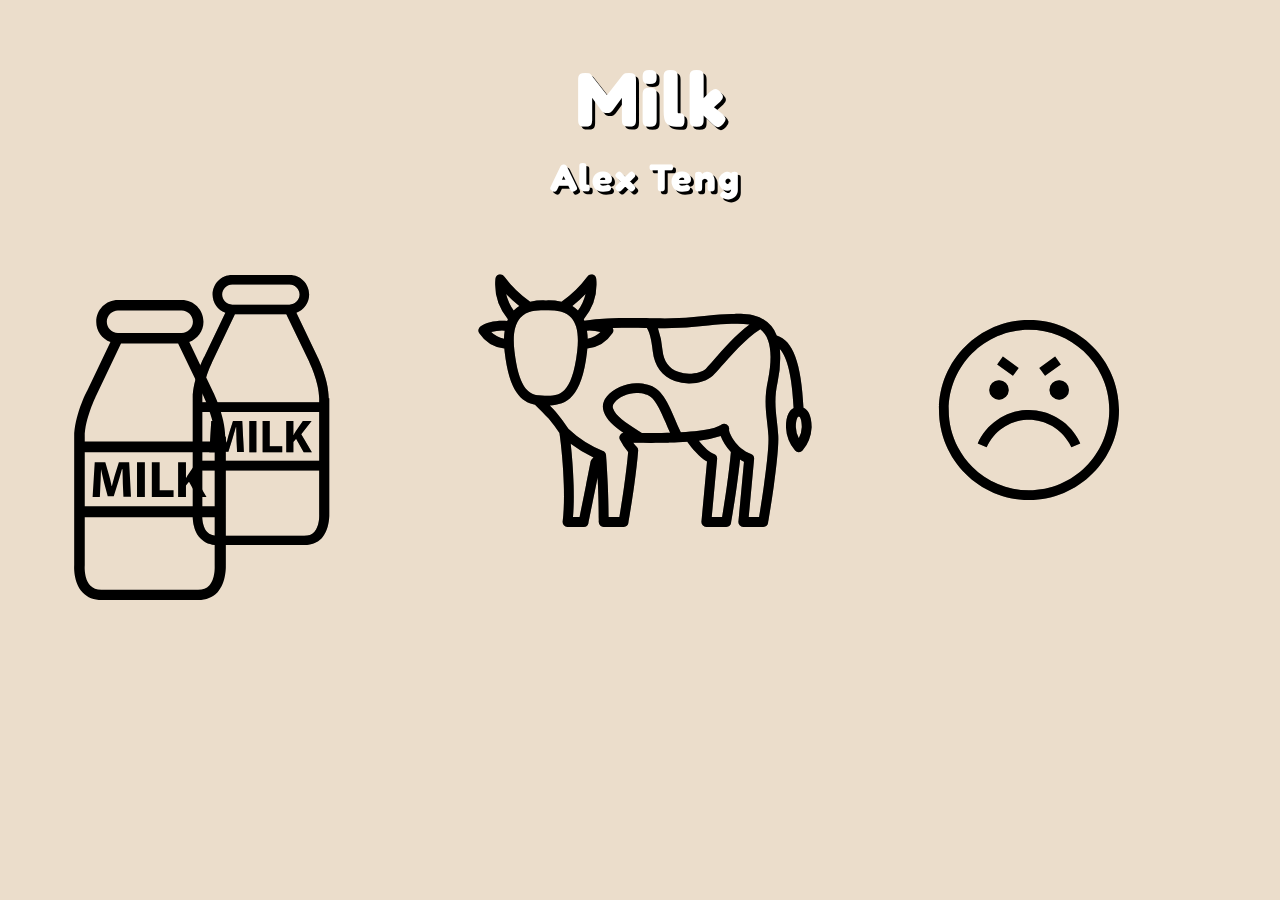
<file: index.html>
<!DOCTYPE html>
<html>
<head>
  <title> final project </title>
    <style>
      @import url('https://fonts.googleapis.com/css?family=Fredoka+One&display=swap');


      a{
        text-decoration: none;
      }

      body {
        top: 0;
        margin: 0;
        padding: 0;
        height: 100vh;
        max-width: 80%;
        display: flex;
        background-color: #EBDDCB;
        background-size: cover;
        background-repeat: no-repeat;
        opacity: 1;

      }


      #words {
        left: 45vw;
        position: fixed;
        text-align: center;
        font-family: 'Fredoka One', cursive;
        font-size: 6vw;
        font-style: bold;
        letter-spacing: 2px;
        color: white;
        text-shadow: 3px 3px black;
      }
      #smaller {
        position: fixed;
        left: 43vw;
        top: 10vh;
        text-align: center;
        font-family: 'Fredoka One', cursive;
        font-size: 3vw;
        font-style: bold;
        letter-spacing: 2px;
        color: white;
        text-shadow: 3px 3px black;
      }


      #new{
        animation-duration: 5s;
        animation-timing-function: linear;
        animation-fill-mode: forwards;
      }


      #milk {
        margin: 5px;
        position: fixed;
        height: 30%;
        width: 30%;
        top: 30%;
        left: 5%;
      }
      #cow {
        margin: 5px;
        position: fixed;
        height: 40%;
        width: 40%;
        top: 25%;
        left: 30%;

      }
      #angry {
        margin: 5px;
        position: fixed;
        height: 20%;
        width: 20%;
        top: 35%;
        left: 70%;
      }
      #milk2 {
        z-index: -1;
        margin: 5px;
        position: fixed;
        height: 30%;
        width: 30%;
        top: 30%;
        left: 5%;
        opacity: 0.4;
      }
      #cow2 {
        z-index: -1;
        margin: 5px;
        position: fixed;
        height: 40%;
        width: 40%;
        top: 25%;
        left: 30%;
        opacity: 0.4;
      }
      #angry2 {
        z-index: -1;
        margin: 5px;
        position: fixed;
        height: 20%;
        width: 20%;
        top: 35%;
        left: 70%;
        opacity: 0.4;
      }

      #milk:hover{
        top: 29%;
        left: 4%;
      }
      #cow:hover{
        top: 23%;
        left: 30%;
      }
      #angry:hover{
        top: 34%;
        left: 71%;
      }






    </style>
  </head>

    <svg>
      <use href="milk.svg">
      <use href="cow.svg">
      <use href="mad.svg">
    </svg>

    <h1 id="words">
      Milk
    </h1>
    <h5 id="smaller">
      Alex Teng
    </h5>


    <div id="new">
      <a href="webGLMilk/index.html">
      <img id="milk" src="milk.svg"></a>
      <img id="milk2" src="milk.svg">
      <a href="JavascriptMilk/index.html">
      <img id="cow" src="cow.svg"></a>
      <img id="cow2" src="cow.svg">
      <a href="HTMLCanvasMilk/index.html">
      <img id="angry" src="mad.svg"></a>
      <img id="angry2" src="mad.svg">
    </div>


</html>
</file>
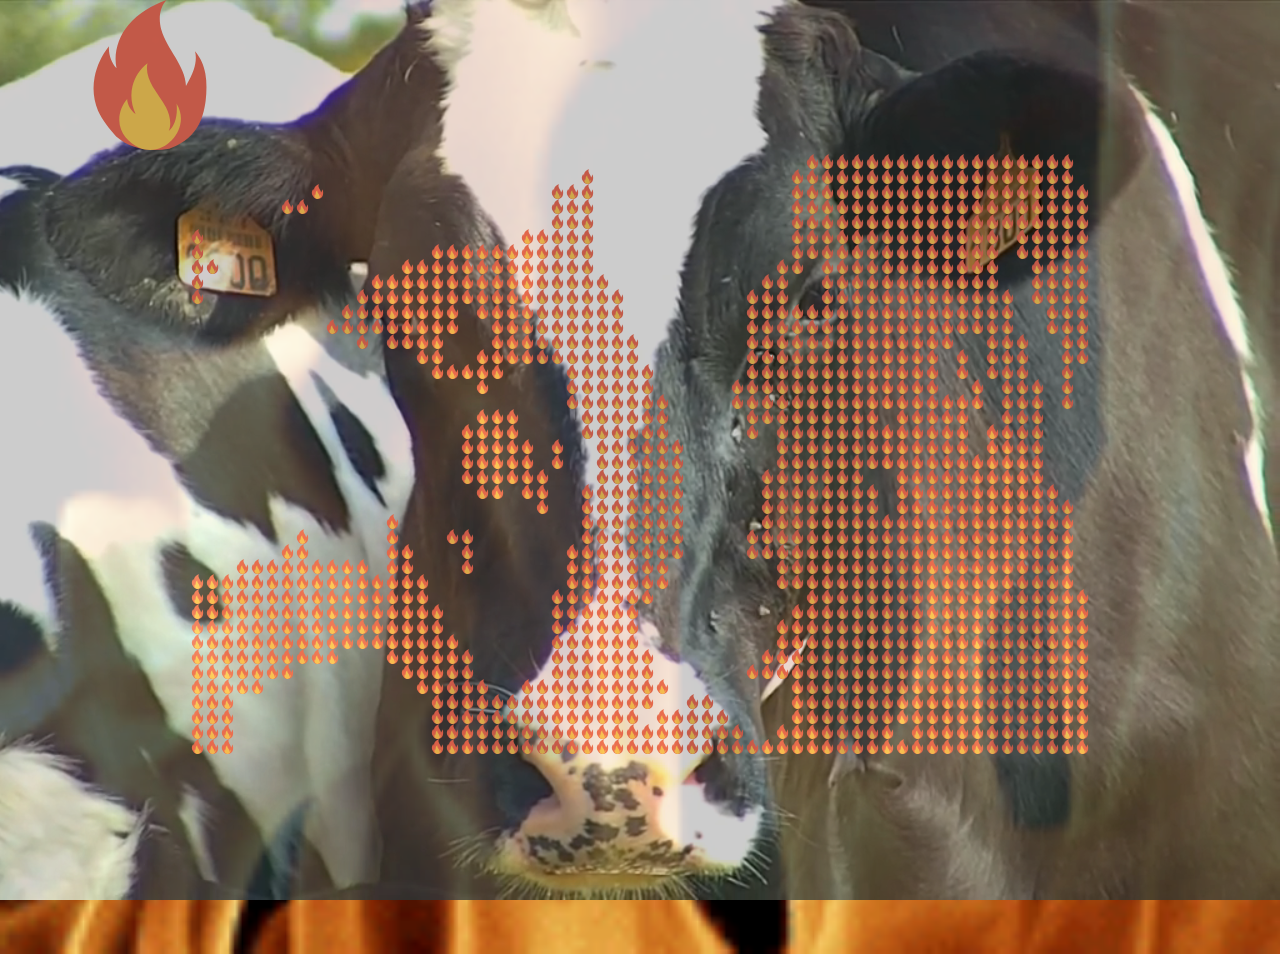
<file: HTMLCanvasMilk/index.html>
<!DOCTYPE html>

<html>
  <head>
    <meta charset="utf-8">
    <title>Video Pixel Processing: SVG</title>
    <link rel="stylesheet" href="styles.css">
  </head>

  <body>
    <div>
    <img id="firefire" src="firebackground.jpg"></img>
    <video id="background" src="cowcloseup.mp4" type="video/mp4" autoplay muted loop>
      </video>
    </div>



    <svg>
      <use href="fire.svg">
    </svg>
    <div style="display: none">
      <video muted autoplay loop playsinline src="cowcloseup.mp4"></video>
    <canvas width="600" height="400"></canvas>
    </div>


   <p></p>


    <script>
      const canvas = document.querySelector('canvas');
      const context = canvas.getContext('2d', {alpha: false});

      let width;
      let height;


      let pxScale = window.devicePixelRatio;

      const video = document.querySelector('video');

      const formGrid = document.querySelector('p');

      for (let i = 0; i < (60 * 40); i++) {
       let element = document.createElement('img');
       element.src = "fire.svg";
       formGrid.appendChild(element);
     }

     let fires = document.querySelectorAll('img');

      function setup() {

        video.play();

        width = canvas.width;
        height = canvas.height;

        canvas.style.width = width + 'px';
        canvas.style.height = height + 'px';

        canvas.width = width * pxScale;
        canvas.height = height * pxScale;

        context.scale(pxScale, pxScale);
      }

      let imgScale = 10;

      function draw() {
        // draw video image, scaled down by a factor of imgScale * pxScale
        context.drawImage(video, 0, 0, 600 / (imgScale * pxScale), 400 / (imgScale * pxScale));

        // access video image data
        let imageData = context.getImageData(0, 0, width / imgScale, height / imgScale);
        let data = imageData.data;

        // clear original video
        context.clearRect(0, 0, width, height);

        // iterate over every row and column of video image
        for (let y = 0; y < imageData.height; y++) {
          for (let x = 0; x < imageData.width; x++) {
            let index = (x + y * imageData.width) * 4; // index position of every pixel

            let r = data[index + 0]; // red
            let g = data[index + 1]; // green
            let b = data[index + 2]; // blue
            let a = data[index + 3]; // alpha

            let gridIndex = index / 4;

            if ((r + g + b) / 3 < 120) {
              fires[gridIndex].style.opacity = '1';
            } else {
              fires[gridIndex].style.opacity = '0';
            }
          }
        }
        requestAnimationFrame(draw);
      }

      window.addEventListener('load', () => {
        setup();
        draw();
      });


    </script>
  </body>
</html>
</file>
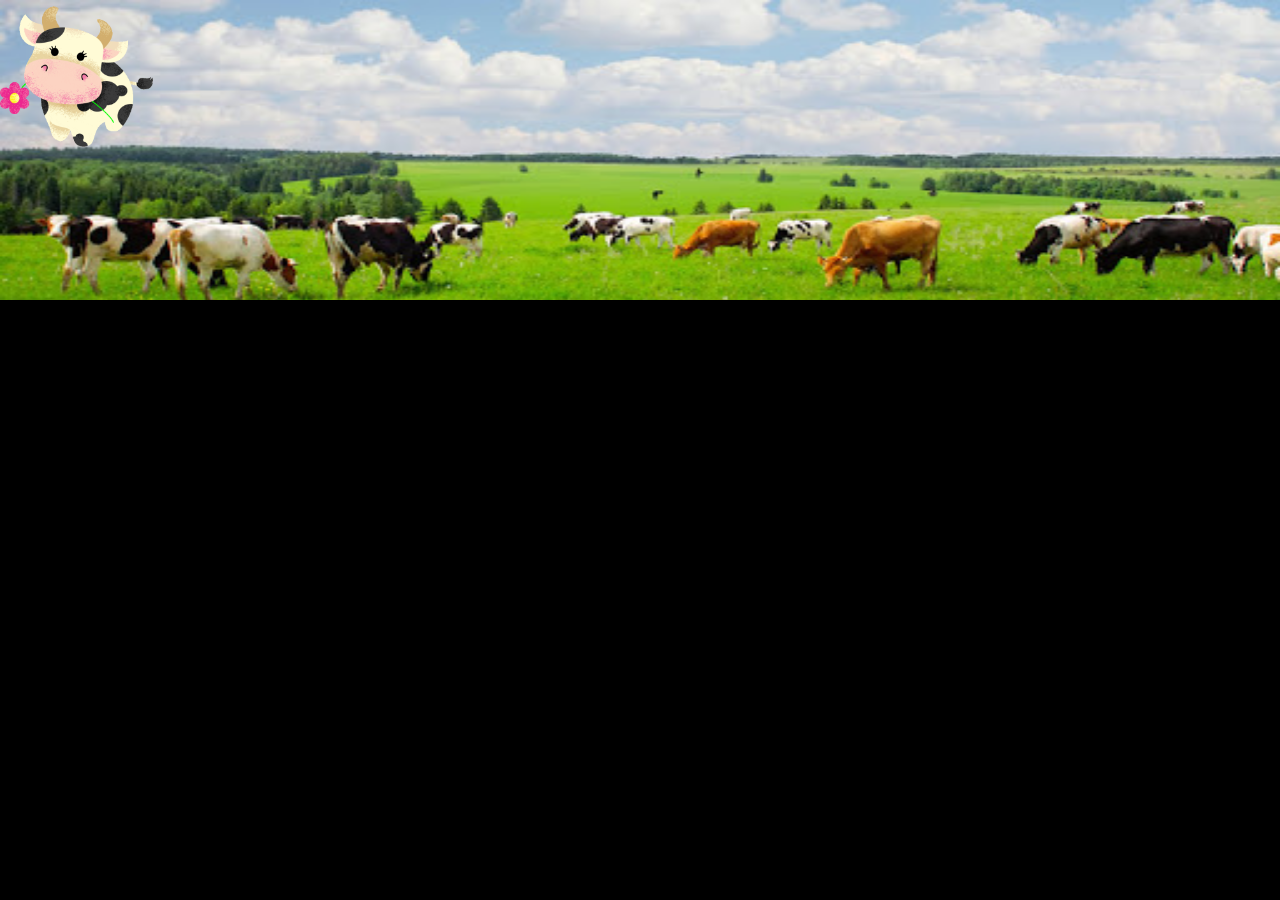
<file: JavascriptMilk/index.html>
<!DOCTYPE html>

<html>
  <head>
    <meta charset="utf-8">
    <title>Dynamic Grid: Transparency</title>
    <link rel="stylesheet" href="style.css">
  </head>

  <body>
    <div id="context">
      <div id="square" class="square"></div>
      <div id="square2" class="square"></div>
      <div id="square" class="square"></div>
    </div>

    <div id="context1">
      <div id="row1" class="art"></div>
      <div id="row2" class="art"></div>
      <div id="row3" class="art"></div>
    </div>

    <img id="lastrow" src="media/milkliquid.gif">

    <div id="third">
    <div id="second" class="drop"></div>
    <div id="first" class="wave"></div>
    </div>

    <img id="movecow" src="media/movecow.gif">
    <img id="haircow" src="media/onehaircow.gif">
    <img id="haircow2" src="media/onehaircow.gif">
    <img id="haircow3" src="media/onehaircow.gif">
    <img id="haircow4" src="media/onehaircow.gif">
    <img id="haircow5" src="media/onehaircow.gif">


    <script src="javascript/script.js"></script>
    <script src="javascript/move.js"></script>
  </body>
</html>
</file>
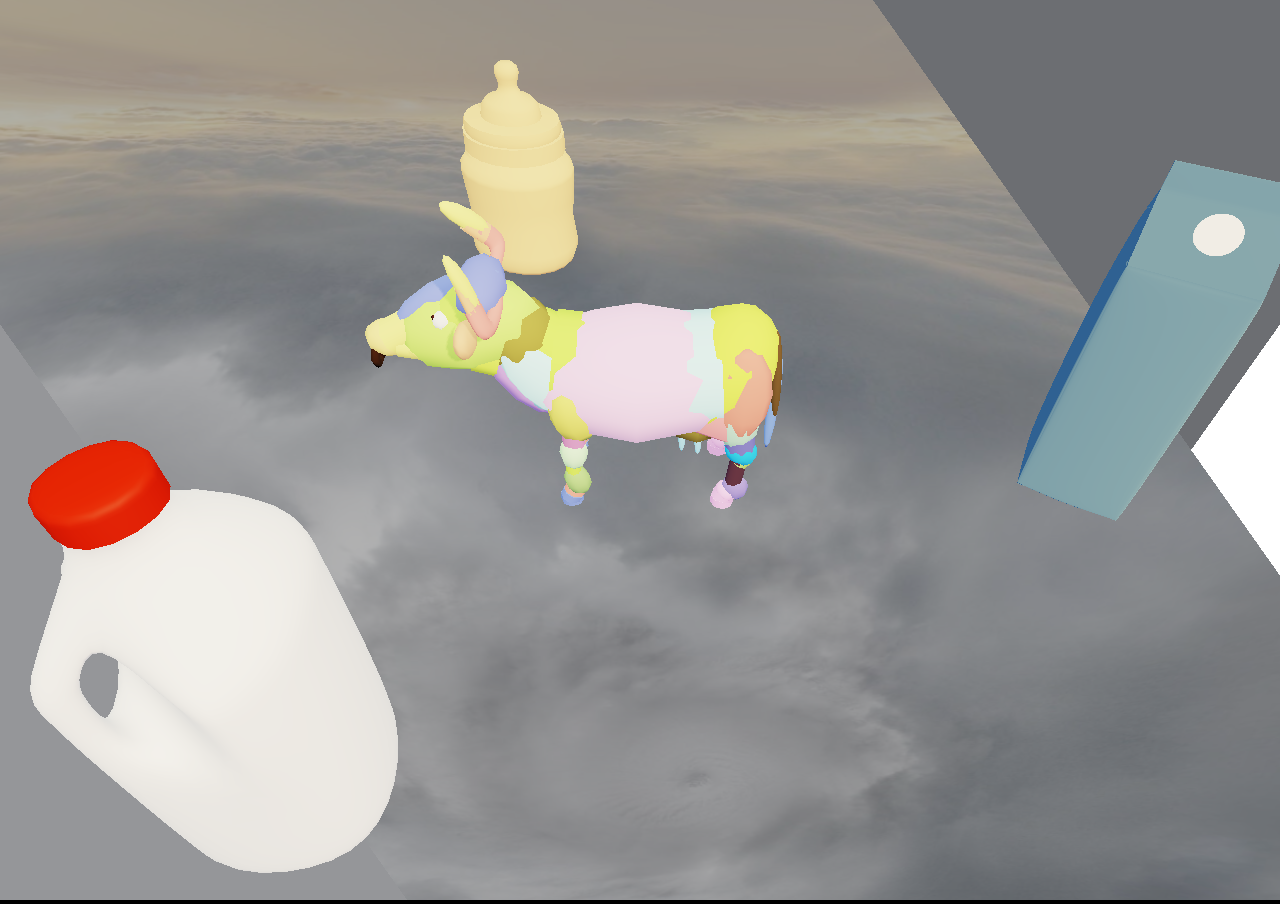
<file: webGLMilk/index.html>
<!DOCTYPE html>
<html>
  <head>
    <meta charset=UTF-8 />
    <link rel="stylesheet" type="text/css" href="styles.css" />
  </head>
  <body>
    <script src="three.min.js"></script>
    <script src="GLTFLoader.js"></script>
    <script src="OrbitControls.js"></script>
    <script>
      let scene, camera, renderer, controls, light, model;

      function init() {

        scene = new THREE.Scene();
        scene.background = new THREE.Color(0xdddddd);
       scene.background = new THREE.CubeTextureLoader()
          .setPath( 'skybox/')
          .load( [
            'px.jpg',
            'nx.jpg',
            'py.jpg',
            'ny.jpg',
            'pz.jpg',
            'nz.jpg'
          ] );

        camera = new THREE.PerspectiveCamera(60,window.innerWidth/window.innerHeight,1,5000);
        camera.position.set(0,25,25);
        controls = new THREE.OrbitControls(camera);

       // scene.add( new THREE.AxesHelper(500));

        light = new THREE.SpotLight(0xffa95c,4);
        light.position.set(-50,50,50);
        light.castShadow = true;
        light.shadow.bias = -0.0001;
        light.shadow.mapSize.width = 1024*4;
        light.shadow.mapSize.height = 1024*4;
        scene.add( light );

        hemiLight = new THREE.HemisphereLight(0xffeeb1, 0x080820, 4);
        scene.add(hemiLight);

        renderer = new THREE.WebGLRenderer();
        renderer.toneMapping = THREE.ReinhardToneMapping;
        renderer.toneMappingExposure = 2.3;
        renderer.setSize(window.innerWidth,window.innerHeight);
        renderer.shadowMap.enabled = true;
        document.body.appendChild(renderer.domElement);

        new THREE.GLTFLoader().load('model/rainbowcow.gltf', result => {
          cow = result.scene.children[0];
          cow.position.set(0,0,0);
          cow.traverse(n => { if ( n.isMesh ) {
            n.castShadow = true;
            n.receiveShadow = true;
            if(n.material.map) n.material.map.anisotropy = 1;
          }});
          scene.add(cow);
          animate();
        });

        new THREE.GLTFLoader().load('model/milk.gltf', result => {
          model = result.scene.children[0];
          model.position.set(0,0,0);
          model.traverse(n => { if ( n.isMesh ) {
            n.castShadow = true;
            n.receiveShadow = true;
            if(n.material.map) n.material.map.anisotropy = 1;
          }});
          scene.add(model);
          animate();
        });
      }
      function animate() {
        renderer.render(scene,camera);
        light.position.set(
          camera.position.x + 10,
          camera.position.y + 10,
          camera.position.z + 10,
        );
        requestAnimationFrame(animate);
      }
      function spin() {
        requestAnimationFrame(spin);
        model.rotation.y += 0.05;
      }

      init();
      spin();


    </script>
  </body>
</html>
</file>
<file: HTMLCanvasMilk/styles.css>
body {
  margin: 0;
  height: 100vh;
  background-image: url("giphy.gif");
  background-size: cover;
  background-repeat: no-repeat;
  height: 100%;
  width: 100%;
  opacity: 0.8;
  align-items: center;
  justify-content: center;
  z-index: 0;
}
canvas {
  display: block;
}
p{
  top: 0;
  margin-top: 0;
  margin-bottom: 200px;
  display: grid;
  grid-template-columns: repeat(60, 15px);
  grid-auto-rows: 15px;
  align-items: center;
  justify-content: center;
}

#firefire{
    margin: 0;
    min-height: 100%;
    min-width: 100%;
    position: fixed;
    right: 0;
    bottom: 0;
    opacity: 0.3;
    z-index: 1;
}

#background {
  margin: 0;
  z-index: -1;
  min-height: 100%;
  min-width: 100%;
  position: fixed;
  right: 0;
  bottom: 0;
}

img {margin: 0;}
</file>
<file: JavascriptMilk/style.css>
body {
  margin: 0;
  height: 100vh;
  display: flex;
  align-items: center;
  justify-content: center;
  background-image: url("media/grazingcows.jpg");
  background-position: fixed;
  background-repeat: no-repeat;
  background-size: 100% 40vh;
  top: 0;
  left: 0;
}

/*=====cover=====*/

#context {
  position: fixed;
  width: 100%;
  height: 100%;
  display: grid;
  grid-template-rows: repeat(3, 1fr);
  perspective: 600px;
  z-index: 10;
}

.square {
  width: 100%;
  height: 100%;
  background-color: black;
  background-size: cover;
  background-position: center;
  transition: opacity 500ms ease-out;
}

.square:hover {
}



/*========art========*/


#context1 {
  position: fixed;
  width: 100%;
  height: 100%;
  display: grid;
  grid-template-rows: repeat(3, 1fr);
  perspective: 600px;
  z-index: 2;
}


#row1 {
  width: 100%;
  height: 100%;
  z-index: -2;
}
@keyframes rainbow {
    0%{background-position:0% 0%}
    50%{background-position:100% 100%}
    100%{background-position:0% 0%}
}
#row2 {
  width: 100%;
  height: 100%;
  background: linear-gradient(100deg, #ff2400, #e81d1d, #e8b71d, #e3e81d, #1de840, #1ddde8, #2b1de8, #dd00f3,#ff2400, #e81d1d, #e8b71d, #e3e81d, #1de840, #1ddde8, #2b1de8, #dd00f3, #ff2400, #e81d1d, #e8b71d, #e3e81d, #1de840, #1ddde8, #2b1de8);
  background-size: 1000% 1000%;
  background-position: center;
  animation: rainbow ease 25s infinite;
  z-index: 2;
}
#row3 {
  width: 100%;
  height: 100%;
}

#row1:hover {
}

#movecow{
  position: absolute;
  max-width: 17%;
  max-height: 17%;
  top: 0;
  left: 0;
  z-index: -1;
}
#row2:hover {
}

@keyframes spin {
  from {
    transform: rotate(0deg);
  }
  to {
    transform: rotate(720deg);
  }
}
@keyframes sidetoside {
  from {
    transform: translateX(100vw) rotate(720deg);
  }
  to {
    transform: translateX(-100vw) rotate(0deg);
  }
}
@keyframes sidetoside2 {
  from {
    transform: translateX(-100vw) rotate(0deg);
  }
  to {
    transform: translateX(100vw) rotate(720deg);
  }
}
#haircow{
  position: fixed;
  height: 15%;
  max-width: 15%;
  top: 40%;
  animation-name: sidetoside;
  animation-duration: 8s;
  animation-timing-function: linear;
  animation-iteration-count: infinite;
  z-index: 3;
}
#haircow2{
  position: fixed;
  height: 15%;
  max-width: 15%;
  top: 48%;
  animation-name: sidetoside2;
  animation-duration: 10s;
  animation-timing-function: linear;
  animation-iteration-count: infinite;
  z-index: 3;
}
#haircow3{
  animation-name: spin;
  animation-duration: 10s;
  animation-timing-function: linear;
  animation-iteration-count: infinite;
  position: fixed;
  height: 20%;
  width: 15%;
  max-width: 20%;
  z-index: 3;
}
#haircow4 {
  animation-name: sidetoside;
  animation-duration: 20s;
  animation-timing-function: linear;
  animation-iteration-count: infinite;
  position: fixed;
  height: 15%;
  max-width: 15%;
  top: 45%;
  z-index: 3;
}
#haircow5 {
  animation-name: sidetoside2;
  animation-duration: 5s;
  animation-timing-function: linear;
  animation-iteration-count: infinite;
  position: fixed;
  height: 15%;
  max-width: 15%;
  top: 35%;
  z-index: 3;
}

#row3:hover {
}


#lastrow {
  position: fixed;
  height: 33.3vh;
  width: 100vw;
  bottom: 0;
  right: 0;
  z-index: 0;
}




/*milk drip*/




.drop {
position: relative;
width: 20px;
height: 20px;
top: 30vh;
margin: 0 auto;
background: #FFF;
-moz-border-radius: 20px;
-webkit-border-radius: 20px;
border-radius: 20px;
-moz-animation-name: drip;
-webkit-animation-name: drip;
animation-name: drip;
-moz-animation-timing-function: cubic-bezier(1,0,.91,.50);
-webkit-animation-timing-function: cubic-bezier(1,0,.91,.50);
animation-timing-function: cubic-bezier(1,0,.91,.50);
-moz-animation-duration: 1s;
-webkit-animation-duration: 1s;
animation-duration: 1s;
-moz-animation-iteration-count: infinite;
-webkit-animation-iteration-count: infinite;
animation-iteration-count: infinite;
}

.drop:before {
content: "";
position: absolute;
width: 0;
height: 0;
border-left: 10px solid transparent;
border-right: 10px solid transparent;
border-bottom: 30px solid rgba(255,255,255,1);
top: -2.75vh;
}

.wave {
position: relative;
opacity: 0;
top: 175px;
width: 2px;
height: 1px;
border: #FFF 7px solid;
-moz-border-radius: 300px / 150px;
-webkit-border-radius: 300px / 150px;
border-radius: 300px / 150px;
-moz-animation-name: ripple;
-webkit-animation-name: ripple;
animation-name: ripple;
-moz-animation-delay: 1s;
-webkit-animation-delay: 1s;
animation-delay: 1s;
-moz-animation-duration: 1s;
-webkit-animation-duration: 1s;
animation-duration: 1s;
-moz-animation-iteration-count: infinite;
-webkit-animation-iteration-count: infinite;
animation-iteration-count: infinite;
}

.wave:after {
content: "";
position: absolute;
opacity: 0;
top: -5px;
left: -5px;
width: 2px;
height: 1px;
border: #FFF 5px solid;
-moz-border-radius: 300px / 150px;
-webkit-border-radius: 300px / 150px;
border-radius: 300px / 150px;
-moz-animation-name: ripple-2;
-webkit-animation-name: ripple-2;
animation-name: ripple-2;
-moz-animation-duration: 1s;
-webkit-animation-duration: 1s;
animation-duration: 1s;
-moz-animation-iteration-count: infinite;
-webkit-animation-iteration-count: infinite;
animation-iteration-count: infinite;
}

@keyframes ripple {
from {
opacity: 1;
}
to {
width: 400px;
height: 200px;
border-width: 1px;
top: 175px;
opacity: 0;
}
}

@keyframes ripple-2 {
0% {
opacity: 1;
}
50% {
opacity: 0;
}
100% {
width: 200px;
height: 100px;
border-width: 1px;
top: 50px;
left: 100px;
}
}

@keyframes drip {
to {
top: 62vh;
}
}

#third{
  top: 0;
  overflow: hidden;
  z-index: 1;
}

#second{
z-index: 2;
margin: 175px auto;
}
#first{
z-index: 2;
margin: 175px auto;
}
</file>
<file: webGLMilk/styles.css>
body {
  width: 100vw;
  height: 100vh;
  margin: 0;
  background: black;
  overflow: hidden;
}
</file>
